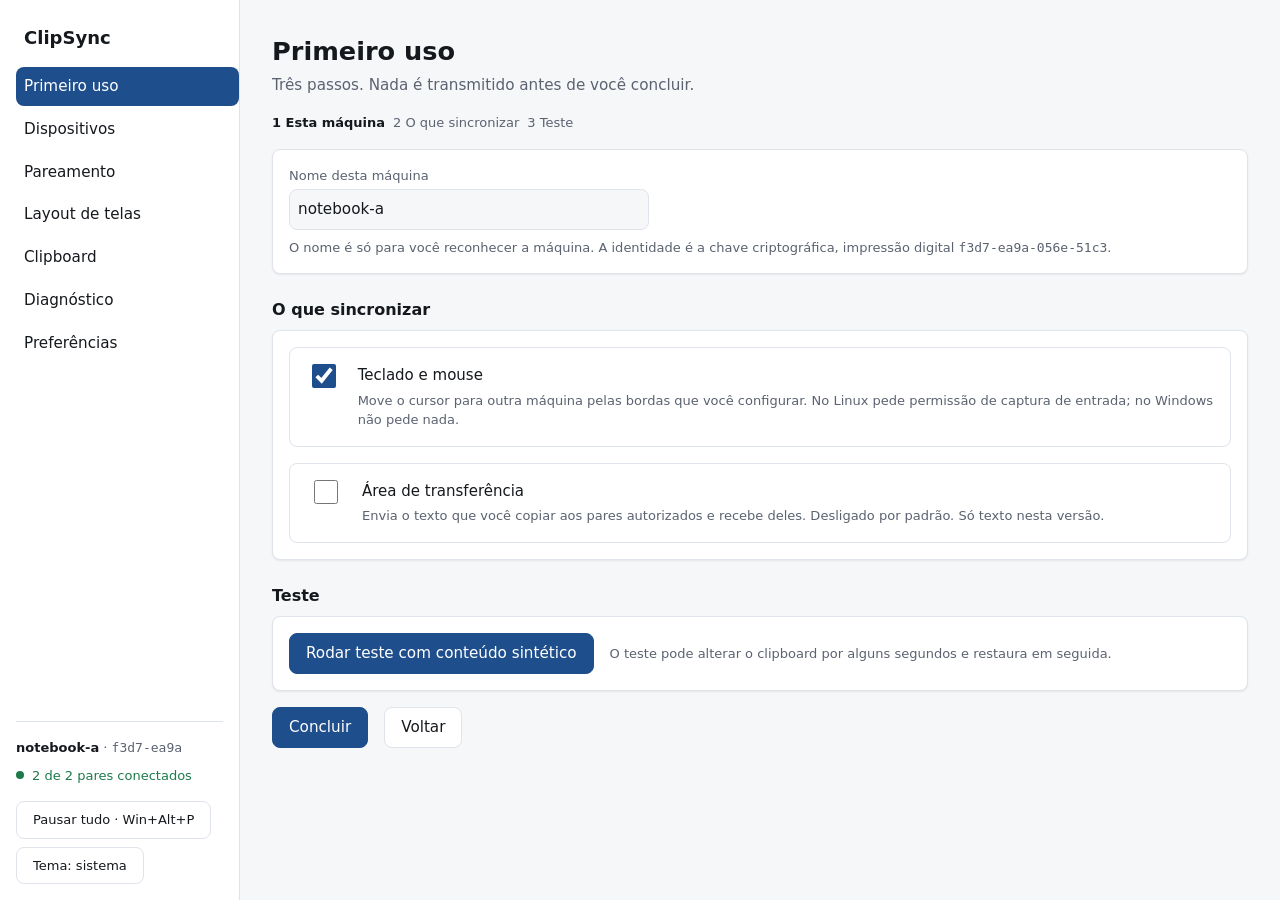
<file: docs/telas/index.html>
<!doctype html>
<html lang="pt-BR">
<head>
<meta charset="utf-8">
<meta name="viewport" content="width=device-width, initial-scale=1">
<title>ClipSync · protótipo das telas</title>
<meta name="description" content="Protótipo navegável das sete telas do ClipSync: onboarding, dispositivos, pareamento, layout de telas, clipboard, diagnóstico e preferências.">
<meta name="author" content="João Pedro · montesouza.dev">
<style>
:root{--bg:#f6f7f9;--panel:#ffffff;--text:#15181d;--muted:#5b6270;--line:#dfe3ea;--accent:#1f4e8c;--accent-text:#ffffff;--ok:#1d7a4a;--warn:#9a6700;--err:#b4232c;--radius:8px;--shadow:0 1px 2px rgba(20,24,32,.08);--mono:"Geist Mono","JetBrains Mono",ui-monospace,SFMono-Regular,Menlo,monospace;--sans:Inter,"Inter Variable",system-ui,-apple-system,"Segoe UI",Roboto,sans-serif;--head:Geist,"Plus Jakarta Sans",Inter,system-ui,sans-serif}
@media (prefers-color-scheme:dark){:root:not([data-theme="light"]){--bg:#111418;--panel:#181c22;--text:#e8ebf0;--muted:#9aa3b2;--line:#2a3039;--accent:#7fb0f0;--accent-text:#0c1a2b;--ok:#5cc48a;--warn:#e2b23a;--err:#f07178;--shadow:0 1px 2px rgba(0,0,0,.4)}}
:root[data-theme="dark"]{--bg:#111418;--panel:#181c22;--text:#e8ebf0;--muted:#9aa3b2;--line:#2a3039;--accent:#7fb0f0;--accent-text:#0c1a2b;--ok:#5cc48a;--warn:#e2b23a;--err:#f07178;--shadow:0 1px 2px rgba(0,0,0,.4)}
*{box-sizing:border-box}html,body{margin:0;height:100%}
body{background:var(--bg);color:var(--text);font-family:var(--sans);font-size:clamp(14px,.95rem,16px);line-height:1.5}
.app{display:grid;grid-template-columns:240px 1fr;min-height:100vh}
nav{background:var(--panel);border-right:1px solid var(--line);display:flex;flex-direction:column;padding:16px}
.brand{font-family:var(--head);font-weight:600;font-size:18px;padding:8px 8px 16px}
nav button.tab{all:unset;cursor:pointer;display:block;width:100%;padding:8px;border-radius:var(--radius);margin-bottom:4px}
nav button.tab:hover{background:var(--bg)}nav button.tab[aria-current="page"]{background:var(--accent);color:var(--accent-text)}
nav button:focus-visible,button:focus-visible,input:focus-visible,select:focus-visible{outline:2px solid var(--accent);outline-offset:2px}
.navfoot{margin-top:auto;font-size:13px;color:var(--muted);border-top:1px solid var(--line);padding-top:16px}
.navfoot b{color:var(--text);font-weight:600}
main{padding:clamp(16px,3vw,32px);max-width:1040px}
h1{font-family:var(--head);font-size:clamp(22px,2vw,28px);margin:0 0 4px;font-weight:600}
h2{font-family:var(--head);font-size:16px;margin:24px 0 8px;font-weight:600}
.lead{color:var(--muted);margin:0 0 16px}
.card{background:var(--panel);border:1px solid var(--line);border-radius:var(--radius);box-shadow:var(--shadow);padding:16px;margin-bottom:16px}
.row{display:flex;gap:16px;flex-wrap:wrap;align-items:center}
.btn{font:inherit;border:1px solid var(--line);background:var(--panel);color:var(--text);padding:8px 16px;border-radius:var(--radius);cursor:pointer}
.btn.primary{background:var(--accent);color:var(--accent-text);border-color:var(--accent)}
.btn.danger{color:var(--err);border-color:var(--err)}
.btn[disabled]{opacity:.5;cursor:default}
label{display:block;font-size:13px;color:var(--muted);margin-bottom:4px}
input[type=text],select{font:inherit;width:100%;max-width:360px;padding:8px;border:1px solid var(--line);border-radius:var(--radius);background:var(--bg);color:var(--text)}
.mono{font-family:var(--mono);font-variant-numeric:tabular-nums}
.code{font-family:var(--mono);font-size:clamp(32px,4vw,48px);letter-spacing:.08em;text-align:center;padding:16px;border:1px dashed var(--line);border-radius:var(--radius)}
table{width:100%;border-collapse:collapse;font-size:14px}th,td{text-align:left;padding:8px;border-bottom:1px solid var(--line);vertical-align:top}th{color:var(--muted);font-weight:500}
td.num,th.num{font-family:var(--mono);font-variant-numeric:tabular-nums}
.state{display:inline-flex;align-items:center;gap:8px;font-size:13px}
.state::before{content:"";width:8px;height:8px;border-radius:50%;background:currentColor}
.ok{color:var(--ok)}.warn{color:var(--warn)}.err{color:var(--err)}.muted{color:var(--muted)}
.switch{display:flex;align-items:flex-start;gap:16px;padding:16px;border:1px solid var(--line);border-radius:var(--radius)}
.switch input{width:40px;height:24px;margin:0;accent-color:var(--accent)}
.steps{display:flex;gap:8px;margin-bottom:16px;font-size:13px;color:var(--muted)}.steps span[aria-current]{color:var(--text);font-weight:600}
.canvas{position:relative;height:360px;border:1px solid var(--line);border-radius:var(--radius);background:var(--bg) radial-gradient(circle,var(--line) 1px,transparent 1.5px) 0 0/16px 16px;overflow:hidden}
.mon{position:absolute;border:2px solid var(--line);border-radius:4px;background:var(--panel);font-size:12px;padding:4px 8px;font-family:var(--mono)}
.mon.sel{border-color:var(--accent)}.seg{position:absolute;background:var(--accent);width:4px;border-radius:2px}
.link{position:absolute;height:2px;background:var(--accent);opacity:.6}
.kv{display:grid;grid-template-columns:180px 1fr;gap:8px 16px;font-size:14px}.kv dt{color:var(--muted)}.kv dd{margin:0}
.inbox-item{display:grid;grid-template-columns:1fr auto;gap:8px;padding:8px 0;border-bottom:1px solid var(--line)}
details summary{cursor:pointer;color:var(--accent)}
.empty{padding:32px;text-align:center;color:var(--muted);border:1px dashed var(--line);border-radius:var(--radius)}
.view{display:none}.view[data-active]{display:block}
footer{margin-top:32px;font-size:13px;color:var(--muted)}
@media (max-width:760px){.app{grid-template-columns:1fr}nav{border-right:0;border-bottom:1px solid var(--line)}}
</style>
</head>
<body>
<div class="app">
<nav aria-label="Seções">
  <div class="brand">ClipSync</div>
  <button class="tab" data-view="onboarding" aria-current="page">Primeiro uso</button>
  <button class="tab" data-view="dispositivos">Dispositivos</button>
  <button class="tab" data-view="pareamento">Pareamento</button>
  <button class="tab" data-view="layout">Layout de telas</button>
  <button class="tab" data-view="clipboard">Clipboard</button>
  <button class="tab" data-view="diagnostico">Diagnóstico</button>
  <button class="tab" data-view="preferencias">Preferências</button>
  <div class="navfoot">
    <div><b>notebook-a</b> · <span class="mono">f3d7-ea9a</span></div>
    <div class="state ok" style="margin-top:8px">2 de 2 pares conectados</div>
    <div style="margin-top:16px"><button class="btn" id="pausa" aria-pressed="false">Pausar tudo · Win+Alt+P</button></div>
    <div style="margin-top:8px"><button class="btn" id="tema">Tema: sistema</button></div>
  </div>
</nav>
<main>

<section class="view" id="onboarding" data-active>
  <h1>Primeiro uso</h1>
  <p class="lead">Três passos. Nada é transmitido antes de você concluir.</p>
  <div class="steps"><span aria-current="step">1 Esta máquina</span><span>2 O que sincronizar</span><span>3 Teste</span></div>
  <div class="card">
    <label for="nome">Nome desta máquina</label>
    <input type="text" id="nome" value="notebook-a">
    <p class="muted" style="font-size:13px;margin:8px 0 0">O nome é só para você reconhecer a máquina. A identidade é a chave criptográfica, impressão digital <span class="mono">f3d7-ea9a-056e-51c3</span>.</p>
  </div>
  <h2>O que sincronizar</h2>
  <div class="card" style="display:grid;gap:16px">
    <div class="switch"><input type="checkbox" checked id="m-input" aria-describedby="d-input"><div><label for="m-input" style="color:var(--text);font-size:15px">Teclado e mouse</label><div id="d-input" class="muted" style="font-size:13px">Move o cursor para outra máquina pelas bordas que você configurar. No Linux pede permissão de captura de entrada; no Windows não pede nada.</div></div></div>
    <div class="switch"><input type="checkbox" id="m-clip" aria-describedby="d-clip"><div><label for="m-clip" style="color:var(--text);font-size:15px">Área de transferência</label><div id="d-clip" class="muted" style="font-size:13px">Envia o texto que você copiar aos pares autorizados e recebe deles. Desligado por padrão. Só texto nesta versão.</div></div></div>
  </div>
  <h2>Teste</h2>
  <div class="card row"><button class="btn primary">Rodar teste com conteúdo sintético</button><span class="muted" style="font-size:13px">O teste pode alterar o clipboard por alguns segundos e restaura em seguida.</span></div>
  <div class="row"><button class="btn primary">Concluir</button><button class="btn">Voltar</button></div>
</section>

<section class="view" id="dispositivos">
  <h1>Dispositivos</h1>
  <p class="lead">Quem pode enviar, quem pode receber e quem pode controlar esta máquina.</p>
  <div class="row" style="margin-bottom:16px"><button class="btn primary">Parear novo dispositivo</button></div>
  <div class="card" style="padding:0">
  <table>
    <thead><tr><th>Nome</th><th>Estado</th><th>Endereço</th><th>Clipboard</th><th>Controle</th><th>Última atividade</th></tr></thead>
    <tbody>
      <tr><td><b>pc-pessoal</b><div class="mono muted" style="font-size:12px">aa31-537a</div></td><td><span class="state ok">conectado</span></td><td class="num">192.168.115.30:47800</td><td>envia e recebe</td><td>controla esta máquina</td><td class="num">há 2 min</td></tr>
      <tr><td><b>pc-de-casa</b><div class="mono muted" style="font-size:12px">1bc6-7a55</div></td><td><span class="state warn">offline</span></td><td class="num">192.168.115.41:47800</td><td>só recebe</td><td>não</td><td class="num">ontem, 22:14</td></tr>
      <tr><td><b>notebook-antigo</b><div class="mono muted" style="font-size:12px">817a-ab9c</div></td><td><span class="state err">bloqueado: chave mudou</span></td><td class="num">192.168.115.55:47800</td><td>pausado</td><td>não</td><td class="num">12 out</td></tr>
    </tbody>
  </table>
  </div>
  <h2>pc-pessoal</h2>
  <div class="card">
    <div class="kv"><dt>Permissões que esta máquina concede</dt><dd>
      <div class="row"><label style="margin:0"><input type="checkbox" checked> pode me enviar clipboard</label><label style="margin:0"><input type="checkbox" checked> pode receber meu clipboard</label><label style="margin:0"><input type="checkbox" checked> pode controlar meu teclado e mouse</label></div>
      <p class="muted" style="font-size:13px;margin:8px 0 0">Conceder controle é confiança total: esse dispositivo pode digitar e clicar qualquer coisa aqui enquanto estiver autorizado.</p></dd></div>
    <div class="row" style="margin-top:16px"><button class="btn">Pausar este par</button><button class="btn">Reparear</button><button class="btn danger">Revogar</button></div>
  </div>
</section>

<section class="view" id="pareamento">
  <h1>Pareamento</h1>
  <p class="lead">Confirme o mesmo código nas duas máquinas. O código vem da conexão, não da rede.</p>
  <div class="card">
    <div class="row" style="margin-bottom:16px"><button class="btn primary" aria-pressed="true">Aceitar pareamento</button><button class="btn">Conectar a outra máquina</button></div>
    <div class="kv"><dt>Endereço desta máquina</dt><dd class="mono">192.168.115.12:47900</dd><dt>Tempo restante</dt><dd class="mono">1:42</dd></div>
    <div style="margin:16px 0 8px">Par: <b>pc-pessoal</b> · <span class="mono">aa31-537a-d810-b104</span> · módulos: clipboard, input</div>
    <div class="code">241 015</div>
    <p style="margin:16px 0 8px">Confirme que a outra máquina mostra o mesmo código.</p>
    <div class="row"><button class="btn primary">São iguais</button><button class="btn danger">São diferentes, cancelar</button></div>
  </div>
  <h2>Permissões iniciais</h2>
  <div class="card">
    <div class="row"><label style="margin:0"><input type="checkbox" checked> recebe clipboard</label><label style="margin:0"><input type="checkbox" checked> envia clipboard</label><label style="margin:0"><input type="checkbox"> pode me controlar</label></div>
    <div class="row" style="margin-top:16px"><button class="btn primary">Concluir</button></div>
  </div>
</section>

<section class="view" id="layout">
  <h1>Layout de telas</h1>
  <p class="lead">Ligue um trecho de borda de um monitor à borda de um monitor de outra máquina. Bordas entre monitores da mesma máquina não cruzam.</p>
  <div class="canvas" aria-label="Monitores em escala sobre malha de 16 px; arrastar encaixa na malha">
    <div class="mon" style="left:32px;top:64px;width:240px;height:136px">pc-pessoal · DP-1<br>2560×1440</div>
    <div class="mon sel" style="left:288px;top:64px;width:240px;height:136px">pc-pessoal · HDMI-1<br>1920×1080</div>
    <div class="seg" style="left:526px;top:132px;height:68px" aria-label="segmento selecionado: metade inferior da borda direita"></div>
    <div class="link" style="left:530px;top:164px;width:110px"></div>
    <div class="mon" style="left:640px;top:144px;width:192px;height:112px">notebook-a · eDP-1<br>1920×1080</div>
    <div class="mon" style="left:32px;top:256px;width:192px;height:80px;border-style:dashed">pc-de-casa · offline<br>1920×1080</div>
    <p class="muted" style="position:absolute;left:16px;bottom:8px;margin:0;font-size:12px">Malha de 16 px: ao arrastar, o dispositivo encaixa no ponto mais próximo.</p>
  </div>
  <div class="card" style="margin-top:16px">
    <div class="kv">
      <dt>Segmento selecionado</dt><dd>pc-pessoal · HDMI-1 · borda direita · de 50% a 100%</dd>
      <dt>Destino</dt><dd><select><option>notebook-a · eDP-1 · borda esquerda</option><option>pc-de-casa · eDP-1 · borda esquerda</option></select></dd>
      <dt>Atalho direto</dt><dd class="mono">Win+Alt+2</dd>
    </div>
    <div class="row" style="margin-top:16px"><button class="btn primary">Salvar ligação</button><button class="btn danger">Remover</button></div>
  </div>
  <div class="card">
    <h2 style="margin-top:0">Ligações</h2>
    <table><thead><tr><th>De</th><th>Para</th><th>Atalho</th><th></th></tr></thead><tbody>
      <tr><td>pc-pessoal · HDMI-1 · direita 50–100%</td><td>notebook-a · eDP-1 · esquerda</td><td class="num">Win+Alt+2</td><td><button class="btn">Remover</button></td></tr>
    </tbody></table>
    <div class="row" style="margin-top:16px"><label style="margin:0"><input type="checkbox" checked> cantos mortos (8 px)</label><label style="margin:0"><input type="checkbox"> travar nesta tela · Win+Alt+L</label><button class="btn">Copiar layout para os pares</button></div>
  </div>
</section>

<section class="view" id="clipboard">
  <h1>Clipboard</h1>
  <p class="lead">Texto copiado aqui vai aos pares autorizados. O que chega fica na caixa até você decidir.</p>
  <div class="card">
    <div class="kv">
      <dt>Módulo</dt><dd><span class="state ok">ligado</span> · adaptador <span class="mono">x11-xfixes</span> via XWayland · plataforma: validada para texto</dd>
      <dt>Modo</dt><dd><select><option>automático: aplica e registra na caixa</option><option>manual: só caixa</option><option>com confirmação</option></select></dd>
      <dt>Interruptores</dt><dd class="row"><label style="margin:0"><input type="checkbox"> pausar captura</label><label style="margin:0"><input type="checkbox"> modo privado (nada entra nem sai)</label></dd>
    </div>
  </div>
  <h2>Caixa de recebidos</h2>
  <div class="card">
    <div class="inbox-item"><div><b>pc-pessoal</b> · <span class="num">15:40:37</span> · texto · <span class="num">10 bytes</span> · <span class="state ok">aplicado</span><details><summary>Mostrar prévia</summary><div class="mono" style="margin-top:8px">olá ção</div></details></div><div class="row"><button class="btn">Copiar</button><button class="btn">Descartar</button></div></div>
    <div class="inbox-item"><div><b>pc-de-casa</b> · <span class="num">15:12:03</span> · texto · <span class="num">2,1 KiB</span> · <span class="state warn">recusado: pausado</span></div><div class="row"><button class="btn" disabled>Copiar</button><button class="btn">Descartar</button></div></div>
    <p class="muted" style="font-size:13px;margin:16px 0 0">Itens expiram em 10 minutos e não são gravados em disco nesta versão.</p>
  </div>
</section>

<section class="view" id="diagnostico">
  <h1>Diagnóstico</h1>
  <p class="lead">O que o sistema oferece, o que o ClipSync está usando e por que algo foi bloqueado.</p>
  <div class="card"><h2 style="margin-top:0">Sistema</h2><div class="kv">
    <dt>Sistema operacional</dt><dd>Ubuntu 26.04.1 LTS · GNOME 50.1 · Wayland</dd>
    <dt>XWayland</dt><dd><span class="state ok">DISPLAY=:0, servidor X11 respondendo</span></dd>
    <dt>Portais</dt><dd>InputCapture v1 · RemoteDesktop v2 · teclado, ponteiro, touchscreen</dd>
    <dt>Monitores</dt><dd class="mono">eDP-1 1920×1080 @ 0,0</dd>
  </div></div>
  <div class="card"><h2 style="margin-top:0">Adaptadores</h2><div class="kv">
    <dt>Clipboard</dt><dd><span class="state ok">x11-xfixes</span> · data-control ausente no compositor: observação pela ponte XWayland</dd>
    <dt>Captura</dt><dd><span class="state ok">portal-inputcapture</span> · 1 diálogo por sessão</dd>
    <dt>Emulação</dt><dd><span class="state ok">portal-remotedesktop</span> · token salvo, sem novo diálogo</dd>
  </div></div>
  <div class="card"><h2 style="margin-top:0">Conflitos</h2>
    <div class="state warn">Input Leap em execução (Flatpak, cliente de 192.168.115.30): os dois podem disputar teclado e mouse. Pause um deles.</div>
    <div class="state ok" style="margin-top:8px">Barrier não detectado</div>
  </div>
  <div class="card"><h2 style="margin-top:0">Rede e últimos bloqueios</h2>
    <table><thead><tr><th>Par</th><th>RTT</th><th>Entrada p95</th><th>Último bloqueio</th></tr></thead><tbody>
      <tr><td>pc-pessoal</td><td class="num">1,2 ms</td><td class="num">0,4 ms</td><td class="muted">nenhum</td></tr>
      <tr><td>pc-de-casa</td><td class="num">—</td><td class="num">—</td><td>15:12 · oferta recusada: pausado</td></tr>
    </tbody></table>
    <div class="row" style="margin-top:16px"><button class="btn">Exportar pacote de suporte</button><span class="muted" style="font-size:13px">Mostra o que vai no pacote antes de gerar; sem conteúdo de clipboard, teclas ou chaves.</span></div>
  </div>
</section>

<section class="view" id="preferencias">
  <h1>Preferências</h1>
  <p class="lead">Atalhos, inicialização, notificações e aparência.</p>
  <div class="card"><h2 style="margin-top:0">Atalhos</h2><table><tbody>
    <tr><td>Abrir o ClipSync</td><td class="num">Win+Alt+C</td><td><button class="btn">Alterar</button></td></tr>
    <tr><td>Pausar tudo</td><td class="num">Win+Alt+P</td><td><button class="btn">Alterar</button></td></tr>
    <tr><td>Enviar clipboard uma vez</td><td class="num">Win+Alt+V</td><td><button class="btn">Alterar</button></td></tr>
    <tr><td>Travar nesta tela</td><td class="num">Scroll Lock</td><td><button class="btn">Alterar</button></td></tr>
  </tbody></table></div>
  <div class="card"><h2 style="margin-top:0">Inicialização</h2><label style="margin:0;color:var(--text)"><input type="checkbox"> iniciar o agente com a sessão (pede confirmação uma vez)</label></div>
  <div class="card"><h2 style="margin-top:0">Notificações</h2>
    <label style="margin:0 0 8px;color:var(--text)"><input type="checkbox" checked> item recebido (mostra só a origem, nunca o conteúdo)</label>
    <label style="margin:0 0 8px;color:var(--text)"><input type="checkbox" checked> dispositivo conectou ou desconectou</label>
    <label style="margin:0;color:var(--text)"><input type="checkbox"> bloqueio por política</label>
  </div>
  <div class="card"><h2 style="margin-top:0">Aparência e idioma</h2><div class="row">
    <div><label for="tema-sel">Tema</label><select id="tema-sel"><option>sistema</option><option>claro</option><option>escuro</option></select></div>
    <div><label for="idioma">Idioma</label><select id="idioma"><option>português (Brasil)</option><option>English</option></select></div>
    <label style="margin:0;color:var(--text)"><input type="checkbox"> reduzir movimento</label>
  </div></div>
  <footer>ClipSync 0.1 · MVP de 2026-10-27 · licença a definir · feito por montesouza.dev</footer>
</section>

</main>
</div>
<script>
(function(){
  var tabs=document.querySelectorAll('nav .tab'),views=document.querySelectorAll('.view');
  function show(id){views.forEach(function(v){if(v.id===id)v.setAttribute('data-active','');else v.removeAttribute('data-active')});tabs.forEach(function(t){if(t.dataset.view===id)t.setAttribute('aria-current','page');else t.removeAttribute('aria-current')});try{localStorage.setItem('clipsync-view',id)}catch(e){}}
  tabs.forEach(function(t){t.addEventListener('click',function(){show(t.dataset.view)})});
  var saved=null;try{saved=localStorage.getItem('clipsync-view')}catch(e){}
  if(saved&&document.getElementById(saved))show(saved);
  var p=document.getElementById('pausa');p.addEventListener('click',function(){var on=p.getAttribute('aria-pressed')==='true';p.setAttribute('aria-pressed',String(!on));p.textContent=(!on?'Retomar · Win+Alt+P':'Pausar tudo · Win+Alt+P')});
  var t=document.getElementById('tema'),modes=['sistema','claro','escuro'],i=0;
  t.addEventListener('click',function(){i=(i+1)%3;var m=modes[i];t.textContent='Tema: '+m;var r=document.documentElement;if(m==='claro')r.setAttribute('data-theme','light');else if(m==='escuro')r.setAttribute('data-theme','dark');else r.removeAttribute('data-theme')});
})();
</script>
</body>
</html>
</file>
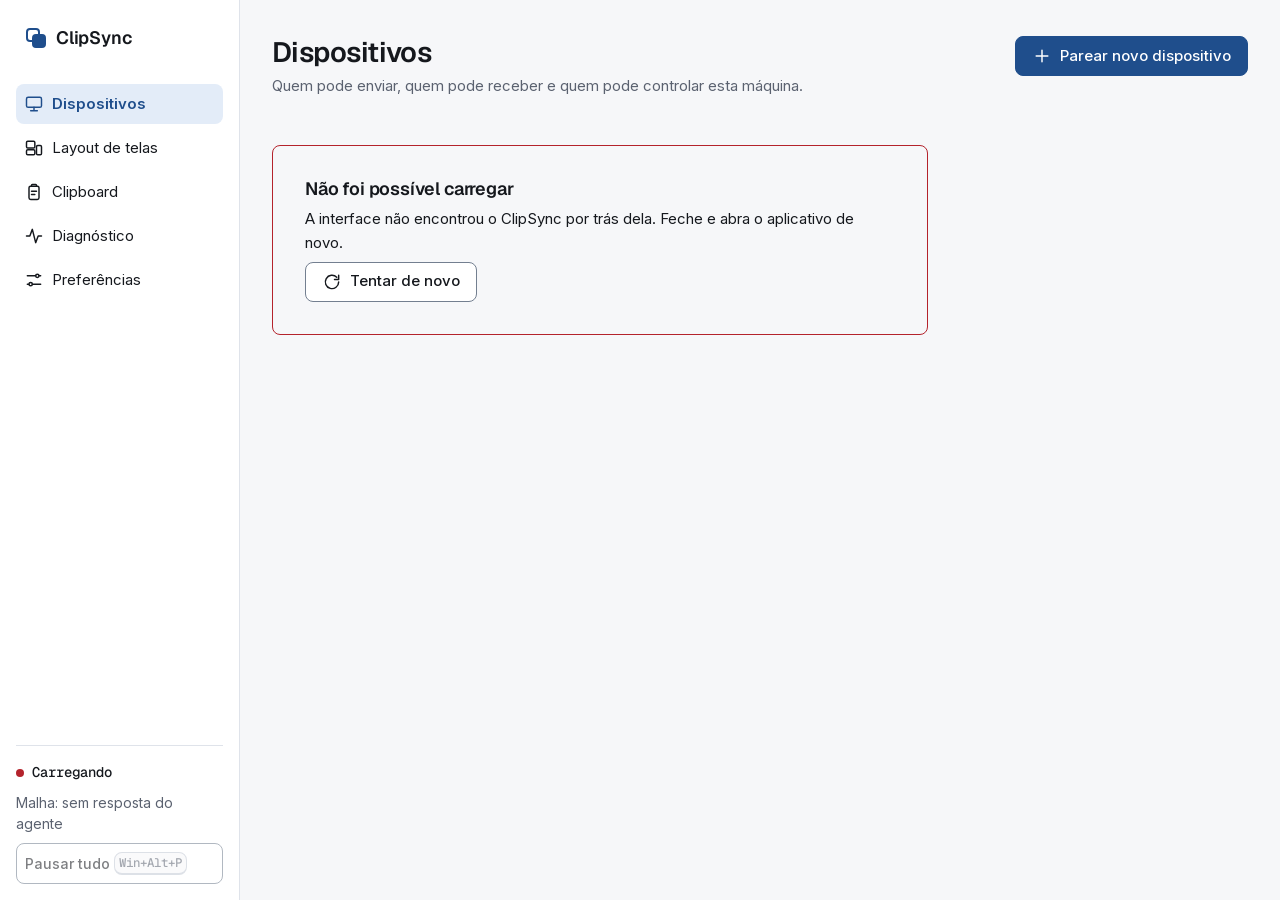
<file: crates/clipsync-app/ui/index.html>
<!doctype html>
<html lang="pt-BR">
<head>
<meta charset="utf-8">
<meta name="viewport" content="width=device-width, initial-scale=1">
<title>ClipSync</title>
<meta name="description" content="ClipSync: teclado, mouse e área de transferência compartilhados entre os seus computadores.">
<meta name="author" content="João Pedro · montesouza.dev">
<meta name="color-scheme" content="light dark">
<link rel="icon" href="data:image/svg+xml,%3Csvg xmlns='http://www.w3.org/2000/svg' viewBox='0 0 24 24' fill='none' stroke='%231f4e8c' stroke-width='2' stroke-linejoin='round'%3E%3Crect x='3' y='3' width='12' height='12' rx='3'/%3E%3Crect x='9' y='9' width='12' height='12' rx='3' fill='%231f4e8c'/%3E%3C/svg%3E">
<script src="js/tema-inicial.js"></script>
<link rel="preload" href="fonts/InterVariable.woff2" as="font" type="font/woff2" crossorigin>
<link rel="preload" href="fonts/Geist-Variable.woff2" as="font" type="font/woff2" crossorigin>
<link rel="stylesheet" href="css/fonts.css">
<link rel="stylesheet" href="css/tokens.css">
<link rel="stylesheet" href="css/app.css">
<link rel="stylesheet" href="css/components.css">
<link rel="stylesheet" href="css/telas/onboarding.css">
<link rel="stylesheet" href="css/telas/dispositivos.css">
<link rel="stylesheet" href="css/telas/pareamento.css">
<link rel="stylesheet" href="css/telas/layout.css">
<link rel="stylesheet" href="css/telas/clipboard.css">
<link rel="stylesheet" href="css/telas/diagnostico.css">
<link rel="stylesheet" href="css/telas/preferencias.css">
</head>
<body>

<a class="pular" href="#conteudo">Ir para o conteúdo</a>

<div class="app" id="app" data-lateral="visivel">
  <aside class="lateral" id="lateral">
    <div class="marca">
      <svg viewBox="0 0 24 24" fill="none" stroke="currentColor" stroke-width="2" stroke-linejoin="round" aria-hidden="true"><rect x="3" y="3" width="12" height="12" rx="3"/><rect x="9" y="9" width="12" height="12" rx="3" fill="currentColor"/></svg>
      <div class="marca__texto">
        <span>ClipSync</span>
        <small class="mono" id="app-versao"></small>
      </div>
    </div>

    <nav aria-label="Seções">
      <ul class="menu" id="menu">
        <li><a href="#/dispositivos" data-nav="dispositivos"><svg class="icone" aria-hidden="true"><use href="#i-dispositivos"/></svg>Dispositivos</a></li>
        <li><a href="#/layout" data-nav="layout"><svg class="icone" aria-hidden="true"><use href="#i-layout"/></svg>Layout de telas</a></li>
        <li><a href="#/clipboard" data-nav="clipboard"><svg class="icone" aria-hidden="true"><use href="#i-clipboard"/></svg>Clipboard</a></li>
        <li><a href="#/diagnostico" data-nav="diagnostico"><svg class="icone" aria-hidden="true"><use href="#i-diagnostico"/></svg>Diagnóstico</a></li>
        <li><a href="#/preferencias" data-nav="preferencias"><svg class="icone" aria-hidden="true"><use href="#i-preferencias"/></svg>Preferências</a></li>
      </ul>
    </nav>

    <div class="estado-lateral" role="region" aria-label="Estado da malha">
      <p class="estado-lateral__maquina">
        <span class="ponto" id="maquina-ponto" data-estado="neutro" aria-hidden="true"></span>
        <strong class="mono" id="maquina-nome">Carregando</strong>
      </p>
      <p class="nota" id="malha" role="status"><span class="esqueleto"></span></p>
      <button class="btn btn--secundario btn--bloco" id="pausar" type="button" disabled>
        <span class="btn__rotulo" id="pausar-rotulo">Pausar tudo</span>
        <kbd>Win+Alt+P</kbd>
      </button>
    </div>
  </aside>

  <main class="conteudo" id="conteudo" tabindex="-1">
    <div class="aviso-agente" id="aviso-agente" hidden></div>
    <div id="tela"></div>
  </main>
</div>

<noscript>O ClipSync precisa de JavaScript ligado para mostrar a interface.</noscript>
<script type="module" src="js/app.js"></script>
</body>
</html>
</file>
<file: crates/clipsync-app/ui/css/fonts.css>
/* Fontes locais, variáveis, em woff2. Licenças em ../fonts/OFL-*.txt. */

@font-face {
  font-family: "Inter Variable";
  src: url("../fonts/InterVariable.woff2") format("woff2");
  font-weight: 100 900;
  font-style: normal;
  font-display: swap;
}

@font-face {
  font-family: "Geist";
  src: url("../fonts/Geist-Variable.woff2") format("woff2");
  font-weight: 100 900;
  font-style: normal;
  font-display: swap;
}

@font-face {
  font-family: "Geist Mono";
  src: url("../fonts/GeistMono-Variable.woff2") format("woff2");
  font-weight: 100 900;
  font-style: normal;
  font-display: swap;
}
</file>
<file: crates/clipsync-app/ui/css/tokens.css>
/* Tokens do ClipSync. Escala de 8 pt, um raio, uma elevação. */

:root {
  color-scheme: light;

  --bg: #f6f7f9;
  --panel: #ffffff;
  --panel-hover: #eef1f5;
  --text: #15181d;
  --muted: #5b6270;
  --line: #dfe3ea;
  --line-strong: #c3c9d4;
  --control-border: #737f90;

  --accent: #1f4e8c;
  --accent-hover: #1a427a;
  --accent-text: #ffffff;
  --accent-soft: #e3ecf8;

  --ok: #1d7a4a;
  --ok-soft: #e1f3e8;
  --warn: #8a5b00;
  --warn-soft: #fbf0d4;
  --err: #b4232c;
  --err-soft: #fbe5e6;
  --err-text: #ffffff;

  --focus: #1f4e8c;
  --overlay: rgba(14, 18, 26, 0.48);
  --elev: 0 1px 2px rgba(20, 24, 32, 0.08), 0 4px 12px rgba(20, 24, 32, 0.06);

  --s-1: 4px;
  --s-2: 8px;
  --s-3: 16px;
  --s-4: 24px;
  --s-5: 32px;
  --s-6: 40px;
  --s-7: 48px;
  --raio: 8px;

  --lateral: 240px;
  --gutter: clamp(16px, 3vw, 32px);
  --pad-y: clamp(24px, 4vh, 40px);

  --fs-xs: clamp(0.75rem, 0.74rem + 0.05vw, 0.8125rem);
  --fs-sm: clamp(0.8125rem, 0.8rem + 0.1vw, 0.875rem);
  --fs-md: clamp(0.875rem, 0.86rem + 0.15vw, 0.9375rem);
  --fs-lg: clamp(1rem, 0.96rem + 0.2vw, 1.125rem);
  --fs-xl: clamp(1.375rem, 1.2rem + 0.7vw, 1.75rem);
  --fs-codigo: clamp(2rem, 1.4rem + 2.4vw, 3rem);

  --font-sans: "Inter Variable", Inter, system-ui, -apple-system, "Segoe UI", Roboto, sans-serif;
  --font-head: Geist, "Inter Variable", Inter, system-ui, sans-serif;
  --font-mono: "Geist Mono", ui-monospace, SFMono-Regular, Menlo, Consolas, monospace;

  --dur: 160ms;
  --ease: cubic-bezier(0.2, 0, 0, 1);
}

@media (prefers-color-scheme: dark) {
  :root:not([data-theme="light"]) {
    color-scheme: dark;

    --bg: #111418;
    --panel: #181c22;
    --panel-hover: #212630;
    --text: #e8ebf0;
    --muted: #9aa3b2;
    --line: #2a3039;
    --line-strong: #3a4250;
  --control-border: #758196;

    --accent: #7fb0f0;
    --accent-hover: #98c0f4;
    --accent-text: #0c1a2b;
    --accent-soft: #1c2b40;

    --ok: #5cc48a;
    --ok-soft: #16301f;
    --warn: #e2b23a;
    --warn-soft: #33290f;
    --err: #f07178;
    --err-soft: #3a1b1e;
    --err-text: #2a0a0c;

    --focus: #98c0f4;
    --overlay: rgba(0, 0, 0, 0.6);
    --elev: 0 1px 2px rgba(0, 0, 0, 0.5), 0 4px 12px rgba(0, 0, 0, 0.35);
  }
}

:root[data-theme="dark"] {
  color-scheme: dark;

  --bg: #111418;
  --panel: #181c22;
  --panel-hover: #212630;
  --text: #e8ebf0;
  --muted: #9aa3b2;
  --line: #2a3039;
  --line-strong: #3a4250;
  --control-border: #758196;

  --accent: #7fb0f0;
  --accent-hover: #98c0f4;
  --accent-text: #0c1a2b;
  --accent-soft: #1c2b40;

  --ok: #5cc48a;
  --ok-soft: #16301f;
  --warn: #e2b23a;
  --warn-soft: #33290f;
  --err: #f07178;
  --err-soft: #3a1b1e;
  --err-text: #2a0a0c;

  --focus: #98c0f4;
  --overlay: rgba(0, 0, 0, 0.6);
  --elev: 0 1px 2px rgba(0, 0, 0, 0.5), 0 4px 12px rgba(0, 0, 0, 0.35);
}
</file>
<file: crates/clipsync-app/ui/css/app.css>
/* Estrutura da janela: barra lateral, conteúdo e utilitários globais. */

*,
*::before,
*::after {
  box-sizing: border-box;
}

html,
body {
  margin: 0;
  height: 100%;
}

body {
  background: var(--bg);
  color: var(--text);
  font-family: var(--font-sans);
  font-size: var(--fs-md);
  line-height: 1.55;
  -webkit-font-smoothing: antialiased;
}

h1,
h2,
h3 {
  font-family: var(--font-head);
  line-height: 1.2;
  margin: 0;
}

h1 {
  font-size: var(--fs-xl);
  font-weight: 600;
  letter-spacing: -0.02em;
}

h2 {
  font-size: var(--fs-lg);
  font-weight: 600;
  letter-spacing: -0.01em;
}

p {
  margin: 0;
}

:focus-visible {
  outline: 2px solid var(--focus);
  outline-offset: 2px;
}

h1:focus {
  outline: none;
}

.mono {
  font-family: var(--font-mono);
  font-variant-numeric: tabular-nums;
}

.num {
  font-variant-numeric: tabular-nums;
}

.muted {
  color: var(--muted);
}

.so-leitor {
  position: absolute;
  top: 0;
  left: 0;
  clip-path: inset(50%);
  width: 1px;
  height: 1px;
  margin: -1px;
  padding: 0;
  overflow: hidden;
  clip: rect(0 0 0 0);
  white-space: nowrap;
  border: 0;
}

.pular {
  position: absolute;
  left: var(--s-3);
  top: -64px;
  z-index: 100;
  padding: var(--s-2) var(--s-3);
  background: var(--accent);
  color: var(--accent-text);
  border-radius: var(--raio);
  text-decoration: none;
}

.pular:focus {
  top: var(--s-2);
}

.icone {
  width: 20px;
  height: 20px;
  flex: none;
  fill: none;
  stroke: currentColor;
  stroke-width: 1.75;
  stroke-linecap: round;
  stroke-linejoin: round;
}

/* Janela */

.app {
  display: grid;
  grid-template-columns: var(--lateral) minmax(0, 1fr);
  height: 100dvh;
  min-width: 0;
}

.app[data-lateral="oculta"] {
  grid-template-columns: minmax(0, 1fr);
}

.app[data-lateral="oculta"] .lateral {
  display: none;
}

.lateral {
  display: flex;
  flex-direction: column;
  gap: var(--s-4);
  padding: var(--s-3);
  background: var(--panel);
  border-right: 1px solid var(--line);
  overflow-y: auto;
}

.marca {
  display: flex;
  align-items: center;
  gap: var(--s-2);
  padding: var(--s-2);
  font-family: var(--font-head);
  font-size: var(--fs-lg);
  font-weight: 600;
  letter-spacing: -0.01em;
}

.marca svg {
  width: 24px;
  height: 24px;
  color: var(--accent);
}

.marca__texto {
  display: flex;
  flex-direction: column;
}

.marca__texto small {
  color: var(--muted);
  font-size: var(--fs-xs);
  font-weight: 400;
  letter-spacing: 0;
  line-height: 1.3;
}

.menu {
  display: flex;
  flex-direction: column;
  gap: var(--s-1);
  margin: 0;
  padding: 0;
  list-style: none;
}

.menu a {
  display: flex;
  align-items: center;
  gap: var(--s-2);
  min-height: 40px;
  padding: var(--s-2) var(--s-2);
  border-radius: var(--raio);
  color: var(--text);
  text-decoration: none;
  transition: background var(--dur) var(--ease);
}

.menu a:hover {
  background: var(--panel-hover);
}

.menu a[aria-current="page"] {
  background: var(--accent-soft);
  color: var(--accent);
  font-weight: 600;
}

.estado-lateral {
  display: flex;
  flex-direction: column;
  gap: var(--s-2);
  margin-top: auto;
  padding-top: var(--s-3);
  border-top: 1px solid var(--line);
  font-size: var(--fs-sm);
}

.estado-lateral__maquina {
  display: flex;
  align-items: center;
  gap: var(--s-2);
  overflow-wrap: anywhere;
}

.estado-lateral__maquina strong {
  font-weight: 500;
}

.estado-lateral .esqueleto {
  width: 128px;
}

/* Ponto de estado: o texto ao lado diz o mesmo, a cor só reforça */

.ponto {
  flex: none;
  width: 8px;
  height: 8px;
  border-radius: 50%;
  background: var(--muted);
}

.ponto[data-estado="ok"] {
  background: var(--ok);
}

.ponto[data-estado="aviso"] {
  background: var(--warn);
}

.ponto[data-estado="erro"] {
  background: var(--err);
}

/* "Pausar tudo" e a tecla de atalho na mesma linha; a tecla desce se não couber */

.estado-lateral .btn {
  flex-wrap: wrap;
  justify-content: flex-start;
  gap: var(--s-1);
  min-height: 36px;
  padding-inline: var(--s-2);
  font-size: var(--fs-sm);
  text-align: left;
}

.estado-lateral .btn__rotulo {
  white-space: normal;
}

/* Conteúdo */

.conteudo {
  container: conteudo / inline-size;
  min-width: 0;
  overflow-y: auto;
  padding: var(--pad-y) var(--gutter);
}

.pagina {
  display: flex;
  flex-direction: column;
  gap: var(--s-4);
  max-width: 1040px;
  margin: 0 auto;
}

.app[data-lateral="oculta"] .pagina {
  max-width: 720px;
  width: 100%;
  margin: auto;
}

/* Sem barra lateral (onboarding), o cartão fica centrado na janela; se passar da altura, a janela rola */

.app[data-lateral="oculta"] .conteudo {
  display: flex;
  flex-direction: column;
}

.app[data-lateral="oculta"] #tela {
  display: flex;
  flex: 1 0 auto;
  flex-direction: column;
}

.cabecalho {
  display: flex;
  flex-wrap: wrap;
  align-items: flex-start;
  justify-content: space-between;
  gap: var(--s-3);
}

.cabecalho__texto {
  display: flex;
  flex-direction: column;
  gap: var(--s-1);
  min-width: min(100%, 320px);
  flex: 1 1 320px;
}

.cabecalho__texto p {
  color: var(--muted);
}

.cabecalho__acoes {
  display: flex;
  gap: var(--s-2);
  flex-wrap: wrap;
}

/* Janelas estreitas (a janela real começa em 960; abaixo disso só não quebra) */

@media (max-width: 840px) {
  :root {
    --lateral: 200px;
  }
}

@media (max-width: 640px) {
  .app {
    display: block;
    height: auto;
    min-height: 100dvh;
  }

  .lateral {
    padding: var(--s-2) var(--s-3);
    gap: var(--s-2);
    border-right: 0;
    border-bottom: 1px solid var(--line);
    overflow: visible;
  }

  .marca {
    padding: 0;
  }

  .menu {
    flex-direction: row;
    flex-wrap: wrap;
    gap: var(--s-1);
  }

  .menu a {
    padding-inline: var(--s-2);
    min-height: 36px;
  }

  .estado-lateral {
    display: grid;
    grid-template-columns: minmax(0, 1fr) auto;
    gap: var(--s-1) var(--s-2);
    margin: 0;
    padding-top: var(--s-2);
  }

  .estado-lateral .btn {
    grid-column: 1 / -1;
    width: auto;
    justify-self: start;
  }

  .conteudo {
    overflow: visible;
    padding-block: var(--s-3);
  }

  .cabecalho__acoes {
    width: 100%;
  }

  .cabecalho__acoes .btn {
    flex: 1 1 auto;
  }
}

@media (prefers-reduced-motion: reduce) {
  *,
  *::before,
  *::after {
    transition-duration: 0.01ms !important;
    animation-duration: 0.01ms !important;
    animation-iteration-count: 1 !important;
  }
}

:root[data-reduzir-movimento] *,
:root[data-reduzir-movimento] *::before,
:root[data-reduzir-movimento] *::after {
  transition-duration: 0.01ms !important;
  animation-duration: 0.01ms !important;
  animation-iteration-count: 1 !important;
}

/* Utilitários de composição */

/* Duas colunas: a principal e um painel lateral. Abaixo de ~1100 px de janela (780 px úteis no conteúdo) vira uma coluna.
   A largura do painel vem de --col-lado; .colunas--unica força uma coluna só (ex.: sem painel). */

.colunas {
  display: grid;
  grid-template-columns: minmax(0, 1fr);
  align-items: start;
  gap: var(--s-4);
}

@container conteudo (min-width: 780px) {
  .colunas:not(.colunas--unica) {
    grid-template-columns: minmax(0, 1fr) var(--col-lado, 288px);
  }
}

.pilha {
  display: flex;
  flex-direction: column;
  gap: var(--s-3);
}

.linha {
  display: flex;
  flex-wrap: wrap;
  align-items: center;
  gap: var(--s-2);
}

body > .conteudo {
  height: 100dvh;
}

[hidden] {
  display: none !important;
}

/* Blocos de tela compartilhados */

.kv {
  display: grid;
  grid-template-columns: minmax(88px, 30%) minmax(0, 1fr);
  gap: var(--s-2) var(--s-4);
  margin: 0;
}

.kv dt {
  color: var(--muted);
}

.kv dd {
  margin: 0;
  overflow-wrap: anywhere;
}

.nota {
  color: var(--muted);
  font-size: var(--fs-sm);
}

.area {
  min-width: 0;
}

.estado {
  display: flex;
  flex-direction: column;
  align-items: flex-start;
  gap: var(--s-2);
  padding: var(--s-5);
  border: 1px dashed var(--line-strong);
  border-radius: var(--raio);
}

.estado--erro {
  border-style: solid;
  border-color: var(--err);
}

.sprite {
  position: absolute;
  width: 0;
  height: 0;
  overflow: hidden;
}

h3 {
  font-size: var(--fs-md);
  font-weight: 600;
}

/* Aviso em linha: info | aviso | erro */

.aviso {
  display: flex;
  flex-wrap: wrap;
  align-items: center;
  gap: var(--s-2) var(--s-3);
  padding: var(--s-2) var(--s-3);
  border-radius: var(--raio);
  font-size: var(--fs-sm);
}

.aviso p {
  flex: 1 1 240px;
}

.aviso--info {
  background: var(--accent-soft);
  color: var(--text);
}

.aviso--aviso {
  background: var(--warn-soft);
  color: var(--text);
}

.aviso--erro {
  background: var(--err-soft);
  color: var(--text);
}

/* Faixa do agente parado ou com falha, acima de qualquer tela */

.aviso-agente {
  max-width: 1040px;
  margin: 0 auto var(--s-4);
}

.app[data-lateral="oculta"] .aviso-agente {
  width: 100%;
  max-width: 720px;
}

/* O texto de travessia usa grade: a base de 240 px dos parágrafos do aviso é horizontal. */
.travessia__texto {
  display: grid;
  gap: var(--s-2);
  width: 100%;
  min-width: 0;
  overflow-wrap: anywhere;
}

.travessia__texto > .btn {
  justify-self: start;
}

/* Região viva só para leitor de tela: fora do fluxo, para não contar como item de flex ou grade
   e abrir um vão de `gap` entre o cabeçalho e o primeiro bloco visível. */
.anunciador {
  position: absolute;
  height: 0;
  min-height: 0;
}

.area__conteudo {
  min-width: 0;
}

@container conteudo (max-width: 360px) {
  .kv {
    grid-template-columns: minmax(0, 1fr);
    gap: var(--s-1);
  }

  .kv dd + dt {
    margin-top: var(--s-2);
  }

  .estado {
    padding: var(--s-3);
  }
}
</file>
<file: crates/clipsync-app/ui/css/components.css>
/* Componentes. Cada bloco usa só os tokens de tokens.css. */

/* Botão: .btn--primario | --secundario | --perigo | --discreto */

.btn {
  max-width: 100%;
  overflow-wrap: anywhere;
  display: inline-flex;
  align-items: center;
  justify-content: center;
  gap: var(--s-2);
  min-height: 40px;
  padding: var(--s-2) var(--s-3);
  border: 1px solid var(--control-border);
  border-radius: var(--raio);
  background: var(--panel);
  color: var(--text);
  font: inherit;
  font-weight: 500;
  line-height: 1.25;
  text-align: center;
  cursor: pointer;
  transition: background var(--dur) var(--ease), border-color var(--dur) var(--ease);
}

.btn:hover:not(:disabled) {
  background: var(--panel-hover);
}

.btn--primario {
  background: var(--accent);
  border-color: var(--accent);
  color: var(--accent-text);
}

.btn--primario:hover:not(:disabled) {
  background: var(--accent-hover);
  border-color: var(--accent-hover);
}

.btn--perigo {
  background: transparent;
  border-color: var(--err);
  color: var(--err);
}

.dialogo .btn--perigo {
  background: var(--err);
  color: var(--err-text);
}

.btn--perigo:hover:not(:disabled) {
  background: var(--err-soft);
}

.dialogo .btn--perigo:hover:not(:disabled) {
  background: var(--err);
  filter: brightness(0.92);
}

.btn--discreto {
  background: transparent;
  border-color: transparent;
}

.btn--bloco {
  width: 100%;
}

.btn:disabled:not([aria-busy="true"]) {
  opacity: 0.55;
  cursor: not-allowed;
}

.btn[aria-busy="true"] {
  cursor: progress;
}

.btn[aria-busy="true"]::before {
  content: "";
  width: 16px;
  height: 16px;
  flex: none;
  border: 2px solid currentColor;
  border-right-color: transparent;
  border-radius: 50%;
  animation: girar 0.8s linear infinite;
}

.btn[aria-busy="true"] > .icone {
  display: none;
}

@keyframes girar {
  to {
    transform: rotate(360deg);
  }
}

/* O indicador de carregamento é feedback essencial: continua girando com movimento reduzido. */
@media (prefers-reduced-motion: reduce) {
  .btn[aria-busy="true"]::before {
    animation-duration: 1.6s !important;
    animation-iteration-count: infinite !important;
  }
}

/* Tecla de atalho */

kbd {
  display: inline-block;
  padding: 0 var(--s-1);
  border: 1px solid var(--line-strong);
  border-bottom-width: 2px;
  border-radius: var(--raio);
  background: var(--bg);
  color: var(--muted);
  font-family: var(--font-mono);
  font-size: var(--fs-xs);
  line-height: 1.6;
  white-space: nowrap;
}

/* Selo de estado: o ícone muda de forma, então o estado não depende só da cor */

.selo {
  display: inline-flex;
  align-items: center;
  gap: var(--s-1);
  padding: 2px var(--s-2);
  border-radius: var(--raio);
  font-size: var(--fs-sm);
  font-weight: 500;
  line-height: 1.5;
  white-space: nowrap;
}

.selo .icone {
  width: 16px;
  height: 16px;
}

.selo--ok {
  background: var(--ok-soft);
  color: var(--ok);
}

.selo--aviso {
  background: var(--warn-soft);
  color: var(--warn);
}

.selo--erro {
  background: var(--err-soft);
  color: var(--err);
}

.selo--neutro {
  background: var(--panel-hover);
  color: var(--muted);
}

.selo--acento {
  background: var(--accent-soft);
  color: var(--accent);
}

/* Cartão */

.cartao {
  min-width: 0;
  display: flex;
  flex-direction: column;
  gap: var(--s-3);
  padding: var(--s-4);
  border: 1px solid var(--line);
  border-radius: var(--raio);
  background: var(--panel);
  box-shadow: var(--elev);
}

.cartao--plano {
  padding: 0;
  gap: 0;
  overflow: hidden;
}

.cartao__cabecalho {
  display: flex;
  flex-wrap: wrap;
  align-items: center;
  justify-content: space-between;
  gap: var(--s-2) var(--s-3);
}

.cartao--plano > .cartao__cabecalho {
  padding: var(--s-3) var(--s-4);
  border-bottom: 1px solid var(--line);
}

/* Interruptor com rótulo e descrição */

.opcao {
  display: flex;
  align-items: flex-start;
  justify-content: space-between;
  gap: var(--s-3);
}

.opcao__texto {
  min-width: 0;
  display: flex;
  flex-direction: column;
  gap: var(--s-1);
}

.opcao__rotulo {
  font-weight: 500;
  cursor: pointer;
}

.opcao__descricao {
  color: var(--muted);
  font-size: var(--fs-sm);
}

.interruptor {
  appearance: none;
  position: relative;
  flex: none;
  width: 40px;
  height: 24px;
  margin: 0;
  border: 1px solid var(--control-border);
  border-radius: var(--raio);
  background: var(--line);
  cursor: pointer;
  transition: background var(--dur) var(--ease), border-color var(--dur) var(--ease);
}

.interruptor::after {
  content: "";
  position: absolute;
  top: 3px;
  left: 3px;
  width: 16px;
  height: 16px;
  border-radius: var(--raio);
  background: var(--muted);
  transition: transform var(--dur) var(--ease);
}

.interruptor:checked {
  background: var(--accent);
  border-color: var(--accent);
}

.interruptor:checked::after {
  background: var(--accent-text);
  transform: translateX(16px);
}

.interruptor:disabled {
  opacity: 0.55;
  cursor: not-allowed;
}

.interruptor[aria-busy="true"] {
  cursor: progress;
}

/* Campo */

.campo {
  display: flex;
  flex-direction: column;
  gap: var(--s-1);
}

.campo__rotulo {
  font-size: var(--fs-sm);
  font-weight: 500;
}

.campo__ajuda {
  color: var(--muted);
  font-size: var(--fs-sm);
}

.campo__erro {
  color: var(--err);
  font-size: var(--fs-sm);
}

.entrada {
  min-width: 0;
  width: 100%;
  min-height: 40px;
  padding: var(--s-2) var(--s-3);
  border: 1px solid var(--control-border);
  border-radius: var(--raio);
  background: var(--panel);
  color: var(--text);
  font: inherit;
}

.entrada::placeholder {
  color: var(--muted);
}

.entrada--mono {
  font-family: var(--font-mono);
  font-variant-numeric: tabular-nums;
}

.entrada[aria-invalid="true"] {
  border-color: var(--err);
}

.entrada:disabled {
  opacity: 0.55;
  cursor: not-allowed;
}

/* Seletor segmentado */

.segmentado {
  display: inline-flex;
  flex-wrap: wrap;
  max-width: 100%;
  gap: var(--s-1);
  padding: var(--s-1);
  border: 1px solid var(--line);
  border-radius: var(--raio);
  background: var(--bg);
}

.segmentado__opcao {
  position: relative;
  display: flex;
}

.segmentado__opcao input {
  position: absolute;
  inset: 0;
  margin: 0;
  opacity: 0;
  cursor: pointer;
}

.segmentado__opcao span {
  border: 1px solid transparent;
  display: flex;
  align-items: center;
  min-height: 32px;
  padding: 0 var(--s-3);
  border-radius: var(--raio);
  color: var(--muted);
  font-weight: 500;
  white-space: nowrap;
  transition: background var(--dur) var(--ease);
}

.segmentado__opcao input:disabled {
  cursor: not-allowed;
}

.segmentado__opcao input:disabled + span {
  opacity: 0.55;
}

.segmentado__opcao input:hover:not(:checked):not(:disabled) + span {
  background: var(--panel-hover);
}

.segmentado__opcao input:checked + span {
  border-color: currentColor;
  text-decoration: underline;
  text-underline-offset: 3px;
  background: var(--accent-soft);
  color: var(--accent);
  font-weight: 600;
}

.segmentado__opcao input:focus-visible + span {
  outline: 2px solid var(--focus);
  outline-offset: 2px;
}

/* Tabela */

.tabela {
  position: relative;
  min-width: 0;
  max-width: 100%;
  overflow-x: auto;
}

.tabela table {
  width: 100%;
  border-collapse: collapse;
  font-size: var(--fs-sm);
}

.tabela th {
  padding: var(--s-2) var(--s-3);
  border-bottom: 1px solid var(--line);
  color: var(--muted);
  font-weight: 500;
  text-align: left;
  white-space: nowrap;
}

.tabela td {
  padding: var(--s-3);
  border-bottom: 1px solid var(--line);
  vertical-align: top;
}

.tabela tbody tr:last-child td {
  border-bottom: 0;
}

.tabela .num,
.tabela .mono {
  font-variant-numeric: tabular-nums;
}

/* O cabeçalho da coluna fica na fonte de texto; só as células usam a mono. */
.tabela th.mono {
  font-family: inherit;
}

.tabela--selecionavel tbody tr {
  cursor: pointer;
}

.tabela--selecionavel tbody tr:hover td {
  background: var(--panel-hover);
}

.tabela tbody tr[aria-selected="true"] td {
  background: var(--accent-soft);
}

.tabela tbody tr:focus-visible {
  outline: 2px solid var(--focus);
  outline-offset: -2px;
}

/* Diálogo */

.dialogo {
  width: min(480px, calc(100vw - 2 * var(--s-3)));
  padding: 0;
  border: 1px solid var(--line);
  border-radius: var(--raio);
  background: var(--panel);
  color: var(--text);
  box-shadow: var(--elev);
}

.dialogo--largo {
  width: min(720px, calc(100vw - 2 * var(--s-3)));
}

.dialogo__erro {
  color: var(--err);
  font-size: var(--fs-sm);
}

.dialogo::backdrop {
  background: var(--overlay);
}

.dialogo[open] {
  animation: entrar var(--dur) var(--ease);
}

.dialogo__corpo {
  display: flex;
  flex-direction: column;
  gap: var(--s-3);
  padding: var(--s-4);
}

.dialogo__acoes {
  display: flex;
  flex-wrap: wrap;
  justify-content: flex-end;
  gap: var(--s-2);
  padding: var(--s-3) var(--s-4);
  border-top: 1px solid var(--line);
}

@keyframes entrar {
  from {
    opacity: 0;
  }
}

/* Esqueleto de carregamento */

.esqueleto-grupo {
  display: flex;
  flex-direction: column;
  gap: var(--s-2);
}

.esqueleto {
  display: block;
  max-width: 100%;
  height: 16px;
  border-radius: var(--raio);
  background: var(--line);
  animation: pulsar 1.4s ease-in-out infinite;
}

@keyframes pulsar {
  50% {
    opacity: 0.45;
  }
}

/* Girador: indicador de espera fora de botão (mesma animação do botão ocupado) */

.girador {
  display: inline-block;
  width: 16px;
  height: 16px;
  flex: none;
  border: 2px solid var(--muted);
  border-right-color: transparent;
  border-radius: 50%;
  animation: girar 0.8s linear infinite;
}

@media (prefers-reduced-motion: reduce) {
  .girador {
    animation-duration: 1.6s !important;
    animation-iteration-count: infinite !important;
  }
}

.btn__rotulo {
  min-width: 0;
}

.interruptor[aria-busy="true"],
.segmentado[aria-busy="true"] {
  cursor: progress;
}

.segmentado__opcao {
  min-width: 0;
  max-width: 100%;
}

@media (max-width: 640px) {
  .cartao {
    padding: var(--s-3);
  }

  .cartao--plano {
    padding: 0;
  }

  .segmentado__opcao span {
    white-space: normal;
    overflow-wrap: anywhere;
    padding-inline: var(--s-2);
  }
}
</file>
<file: crates/clipsync-app/ui/css/telas/onboarding.css>
/* Tela: onboarding. Só tokens de tokens.css; classes prefixadas com .onboarding. */

.onboarding__cartao {
  gap: var(--s-4);
  container-type: inline-size;
}

.onboarding__topo {
  display: flex;
  flex-wrap: wrap;
  align-items: center;
  justify-content: space-between;
  gap: var(--s-2) var(--s-4);
  padding-bottom: var(--s-3);
  border-bottom: 1px solid var(--line);
}

.onboarding__marca {
  font-family: var(--font-head);
  font-size: var(--fs-lg);
  font-weight: 600;
  letter-spacing: -0.01em;
}

.onboarding__passos {
  display: flex;
  flex-wrap: wrap;
  align-items: center;
  gap: var(--s-2);
  margin: 0;
  padding: 0;
  list-style: none;
  color: var(--muted);
  font-size: var(--fs-sm);
}

.onboarding__passos li {
  display: flex;
  align-items: center;
  gap: var(--s-2);
}

/* Linha entre um passo e o seguinte */
.onboarding__passos li + li::before {
  content: "";
  width: var(--s-4);
  height: 1px;
  background: var(--line-strong);
}

.onboarding__passos li[aria-current="step"] {
  color: var(--text);
  font-weight: 600;
}

.onboarding__numero {
  display: inline-flex;
  align-items: center;
  justify-content: center;
  width: 24px;
  height: 24px;
  border: 1px solid var(--line-strong);
  border-radius: 50%;
  font-family: var(--font-mono);
  font-size: var(--fs-xs);
  font-variant-numeric: tabular-nums;
}

.onboarding__numero .icone {
  width: 14px;
  height: 14px;
  stroke-width: 2.5;
}

.onboarding__passos li[aria-current="step"] .onboarding__numero {
  background: var(--accent);
  border-color: var(--accent);
  color: var(--accent-text);
}

.onboarding__passo--feito .onboarding__numero {
  background: var(--accent);
  border-color: var(--accent);
  color: var(--accent-text);
}

.onboarding__impressao-bloco {
  gap: var(--s-1);
}

.onboarding__impressao {
  font-size: var(--fs-lg);
  letter-spacing: 0.04em;
}

/* Os dois módulos lado a lado; o ligado ganha destaque */

.onboarding__modulos {
  display: grid;
  grid-template-columns: repeat(2, minmax(0, 1fr));
  align-items: start;
  gap: var(--s-3);
}

.onboarding__modulo {
  box-shadow: none;
}

.onboarding__modulo--ligado {
  border-color: var(--accent);
  background: var(--accent-soft);
}

@container (max-width: 560px) {
  .onboarding__modulos {
    grid-template-columns: minmax(0, 1fr);
  }
}

/* Resultados do teste: módulo e detalhe à esquerda, selo à direita */

.onboarding__resultados {
  margin: 0;
  padding: 0;
  list-style: none;
  border: 1px solid var(--line);
  border-radius: var(--raio);
}

.onboarding__resultados li {
  display: flex;
  flex-wrap: wrap;
  align-items: center;
  justify-content: space-between;
  gap: var(--s-1) var(--s-3);
  padding: var(--s-2) var(--s-3);
}

.onboarding__resultados li + li {
  border-top: 1px solid var(--line);
}

.onboarding__resultado-texto {
  display: flex;
  flex-direction: column;
  flex: 1 1 280px;
  min-width: 0;
}

.onboarding__rodape {
  display: flex;
  flex-wrap: wrap;
  align-items: center;
  gap: var(--s-2);
}

.onboarding__rodape > :last-child {
  margin-left: auto;
}

.onboarding__cartao .pilha > :empty {
  display: none;
}
</file>
<file: crates/clipsync-app/ui/css/telas/dispositivos.css>
/* Tela: dispositivos. Só tokens de tokens.css; classes prefixadas com .dispositivos. */

.dispositivos {
  display: flex;
  flex-direction: column;
  gap: var(--s-4);
}

.dispositivos__colunas {
  --col-lado: 296px;
}

.dispositivos__nome {
  display: inline-flex;
  flex-direction: column;
  white-space: nowrap;
}

.dispositivos__nome strong {
  font-weight: 600;
}

.dispositivos__nome .mono {
  font-size: var(--fs-xs);
}

/* Única célula que quebra linha: assim a tabela cabe ao lado do painel sem rolagem horizontal. */
.dispositivos__permissoes-celula {
  display: flex;
  flex-direction: column;
  font-size: var(--fs-xs);
  white-space: normal;
  overflow-wrap: anywhere;
}

/* Linhas com a altura de uma linha de texto */

.dispositivos .tabela td {
  padding-top: var(--s-2);
  padding-bottom: var(--s-2);
  white-space: nowrap;
  vertical-align: middle;
}

.dispositivos .tabela th,
.dispositivos .tabela td {
  padding-inline: var(--s-2);
}

.dispositivos__passos {
  margin: 0;
  padding-left: var(--s-4);
  color: var(--muted);
}

.dispositivos__passos li + li {
  margin-top: var(--s-1);
}

.dispositivos__painel {
  min-width: 0;
}

.dispositivos__painel:empty {
  display: none;
}

.dispositivos__titulo {
  display: flex;
  flex-wrap: wrap;
  align-items: center;
  gap: var(--s-2);
}

.dispositivos__titulo > h2 {
  min-width: 0;
  overflow-wrap: anywhere;
}

.dispositivos__permissoes {
  display: flex;
  flex-direction: column;
  gap: var(--s-2);
}

/* Nomes sem espaços devem quebrar sem disputar largura com o interruptor. */
.dispositivos__permissoes .opcao__texto {
  overflow-wrap: anywhere;
}

.dispositivos__painel .cartao {
  gap: var(--s-2);
  padding: var(--s-3);
}

.dispositivos__impressao {
  display: flex;
  flex-direction: column;
  gap: var(--s-1);
  overflow-wrap: anywhere;
}

.dispositivos__detalhes summary {
  cursor: pointer;
  color: var(--muted);
  font-size: var(--fs-sm);
}

.dispositivos__detalhes .kv {
  grid-template-columns: minmax(0, auto) minmax(0, 1fr);
  gap: var(--s-1) var(--s-2);
  margin-top: var(--s-2);
  font-size: var(--fs-sm);
}

/* Pausar, Reparear e Revogar empilhados, na largura do painel */

.dispositivos__acoes {
  display: flex;
  flex-direction: column;
  align-items: stretch;
  gap: var(--s-2);
  padding-top: var(--s-3);
  border-top: 1px solid var(--line);
}
</file>
<file: crates/clipsync-app/ui/css/telas/pareamento.css>
/* Tela: pareamento. Só tokens de tokens.css; classes prefixadas com .pareamento. */

.pareamento {
  display: flex;
  flex-direction: column;
  gap: var(--s-4);
}

.pareamento__colunas {
  --col-lado: 376px;
  align-items: stretch;
}

.pareamento__colunas.colunas--unica {
  max-width: 720px;
}

/* O nome do par também aparece nas instruções e na orientação das permissões. */
.pareamento__colunas .cartao > p,
.pareamento__permissoes .opcao__texto {
  overflow-wrap: anywhere;
}

.pareamento__confirmacao {
  align-items: center;
  text-align: center;
}

.pareamento__decisao {
  justify-content: center;
}

.pareamento__codigo {
  margin: 0;
  padding: var(--s-2) 0;
  font-family: var(--font-mono);
  font-size: var(--fs-codigo);
  font-variant-numeric: tabular-nums;
  font-weight: 500;
  letter-spacing: 0.08em;
  line-height: 1.2;
}

.pareamento__tempo {
  font-family: var(--font-mono);
  font-variant-numeric: tabular-nums;
}

.pareamento__restante {
  display: flex;
  align-items: center;
  justify-content: space-between;
  gap: var(--s-3);
}

.pareamento__enderecos {
  display: flex;
  flex-direction: column;
  gap: var(--s-2);
  margin: 0;
  padding: 0;
  list-style: none;
}

.pareamento__endereco {
  display: flex;
  flex-wrap: wrap;
  align-items: center;
  justify-content: space-between;
  gap: var(--s-2);
  padding: var(--s-2) var(--s-3);
  border-radius: var(--raio);
  background: var(--bg);
  font-size: var(--fs-lg);
}

.pareamento__passo {
  display: flex;
  align-items: center;
  gap: var(--s-2);
}

.pareamento__par {
  overflow-wrap: anywhere;
}

/* Painel de permissões: o botão Concluir fica no pé, à direita */

.pareamento__permissoes {
  align-self: stretch;
  gap: var(--s-2);
}

.pareamento__permissoes .pilha {
  gap: var(--s-2);
}

.pareamento__grupo {
  color: var(--muted);
  font-size: var(--fs-sm);
  font-weight: 500;
}

.pareamento__grupo--separado {
  padding-top: var(--s-3);
  border-top: 1px solid var(--line);
}

.pareamento__concluir {
  display: flex;
  justify-content: flex-end;
  margin-top: auto;
  padding-top: var(--s-3);
}
</file>
<file: crates/clipsync-app/ui/css/telas/layout.css>
/* Tela: layout. Só tokens de tokens.css; classes prefixadas com .layout. */

/* A tela troca de duas colunas (canvas, ligações) para uma pela largura do próprio conteúdo, não da janela:
   50rem de conteúdo (800 px) equivale a uns 1100 px de janela com a lateral aberta. */

.layout {
  display: flex;
  flex-direction: column;
  gap: var(--s-4);
  container-type: inline-size;
}

.layout__corpo {
  display: grid;
  grid-template-columns: minmax(0, 1fr);
  gap: var(--s-4);
}

/* Erro e esqueleto de carga ocupam a largura toda, não só a coluna do canvas. */
.layout__corpo > :not(.layout__principal, .layout__simples, .layout__lateral, .layout__oferta) {
  grid-column: 1 / -1;
}

.layout__oferta:not(:has(.aviso)) {
  display: none;
}

/* Mensagem de topo vazia não ocupa uma linha da grade: sem vão entre o cabeçalho e o primeiro aviso. */
.layout__corpo > :empty {
  display: none;
}

.layout__principal,
.layout__lateral {
  display: flex;
  flex-direction: column;
  gap: var(--s-3);
  min-width: 0;
}

@container (min-width: 50rem) {
  .layout__corpo {
    grid-template-columns: minmax(0, 1fr) minmax(17rem, 18rem);
    align-items: stretch;
  }

  .layout__oferta {
    grid-column: 1 / -1;
  }

  /* A coluna de ligações acompanha a altura do canvas: o cartão cresce até a base da barra de ações. */
  .layout__lateral > .layout__area-ligacoes {
    display: flex;
    flex: 1;
  }

  .layout__lateral > .layout__area-ligacoes > .cartao {
    flex: 1;
  }
}

.layout__canvas {
  min-height: 440px;
  overflow: hidden;
  border-radius: var(--raio) var(--raio) 0 0;
  background: var(--bg);
}

.layout__canvas--inerte {
  min-height: 240px;
  opacity: 0.55;
  background: var(--bg) radial-gradient(circle, var(--line-strong) 1px, transparent 1.5px) 0 0 / 16px 16px;
}

.layout__svg {
  display: block;
  font-family: var(--font-mono);
  font-size: var(--fs-xs);
  font-variant-numeric: tabular-nums;
}

.layout__ponto {
  fill: var(--line-strong);
}

.layout__fundo {
  stroke: none;
}

.layout__legenda {
  padding: var(--s-2) var(--s-4);
}

.layout__palco {
  position: relative;
}

/* Dispositivos e monitores */

.layout__dispositivo {
  cursor: grab;
  outline: none;
}

.layout__dispositivo--arrastando {
  cursor: grabbing;
}

.layout__dispositivo:focus-visible .layout__monitor {
  stroke: var(--focus);
  stroke-width: 3;
}

.layout__monitor {
  fill: var(--panel);
  stroke: var(--line-strong);
  stroke-width: 2;
  transition: stroke var(--dur) var(--ease);
}

.layout__dispositivo--eu .layout__monitor {
  stroke: var(--accent);
}

.layout__dispositivo--fora .layout__monitor {
  stroke-dasharray: 6 4;
  fill: var(--bg);
}

.layout__dispositivo--selecionado .layout__monitor {
  fill: var(--accent-soft);
}

.layout__monitor--fantasma {
  stroke-dasharray: 4 4;
  fill: transparent;
}

.layout__nome {
  fill: var(--text);
  font-family: var(--font-sans);
  font-size: var(--fs-sm);
  font-weight: 600;
  pointer-events: none;
}

.layout__texto {
  fill: var(--text);
  pointer-events: none;
}

.layout__texto--fraco {
  fill: var(--muted);
}

/* Bordas clicáveis, travadas e seleção */

.layout__borda {
  fill: transparent;
  cursor: crosshair;
  outline: none;
  transition: fill var(--dur) var(--ease);
}

.layout__borda:hover,
.layout__borda:focus-visible {
  fill: var(--accent-soft);
}

.layout__borda--selecionada {
  fill: var(--accent-soft);
}

.layout__travada {
  stroke: var(--warn);
  stroke-width: 4;
  stroke-dasharray: 2 6;
  stroke-linecap: round;
  pointer-events: stroke;
  cursor: not-allowed;
}

.layout__segmento {
  stroke: var(--accent);
  stroke-width: 5;
  stroke-linecap: round;
}

.layout__segmento--selecionado {
  stroke: var(--accent);
  stroke-width: 6;
  pointer-events: none;
}

.layout__alca {
  fill: var(--panel);
  stroke: var(--accent);
  stroke-width: 2;
  cursor: ew-resize;
  outline: none;
}

.layout__alca:hover,
.layout__alca:focus-visible {
  fill: var(--accent);
}

.layout__alca:focus-visible {
  stroke: var(--focus);
  stroke-width: 3;
}

/* Ligações */

.layout__ligacao {
  cursor: pointer;
}

.layout__fio {
  stroke: var(--accent);
  stroke-width: 2;
  opacity: 0.7;
}

.layout__no {
  fill: var(--accent);
}

.layout__ligacao--ativa .layout__fio {
  opacity: 1;
  stroke-width: 3;
}

.layout__ligacao--problema .layout__fio,
.layout__ligacao--problema .layout__segmento {
  stroke: var(--err);
}

.layout__ligacao--problema .layout__no {
  fill: var(--err);
}

/* Painel do dispositivo, popover da borda, ligações e barra de ações */

.layout__painel:empty {
  display: none;
}

.layout__popover-area {
  position: absolute;
  inset: 0;
  display: flex;
  padding: var(--s-3);
  pointer-events: none;
}

.layout__popover-area:empty {
  display: none;
}

.layout__popover {
  display: flex;
  flex-direction: column;
  gap: var(--s-2);
  width: min(20rem, 100%);
  max-height: 100%;
  padding: var(--s-3);
  overflow: auto;
  border: 1px solid var(--line-strong);
  border-radius: var(--raio);
  background: var(--panel);
  box-shadow: var(--elev);
  pointer-events: auto;
}

.layout__popover--esq {
  margin-right: auto;
}

.layout__popover--dir {
  margin-left: auto;
}

.layout__popover--cima {
  align-self: flex-start;
}

.layout__popover--baixo {
  align-self: flex-end;
}

.layout__campo {
  display: flex;
  flex-direction: column;
  gap: var(--s-1);
}

.layout__campo p {
  margin: 0;
}

.layout__borda-texto {
  font-size: var(--fs-sm);
  overflow-wrap: anywhere;
}

.layout__popover-acoes {
  justify-content: flex-end;
}

.layout__trecho {
  display: flex;
  flex-wrap: wrap;
  align-items: center;
  gap: var(--s-2);
}

.layout__pct {
  width: 88px;
}

.layout__atalho {
  width: auto;
  min-width: 160px;
}

.layout__estatisticas {
  padding-top: var(--s-3);
  border-top: 1px solid var(--line);
}

.layout__vazio .estado {
  border: 0;
  padding: var(--s-3) 0 0;
}

/* Ligações: um cartão com borda por ligação */

.layout__ligacoes {
  display: flex;
  flex-direction: column;
  gap: var(--s-2);
  margin: 0;
  padding: 0;
  list-style: none;
}

.layout__lig {
  display: flex;
  flex-direction: column;
  gap: var(--s-2);
  padding: var(--s-3);
  border: 1px solid var(--line);
  border-radius: var(--raio);
  background: var(--bg);
}

.layout__lig--selecionada {
  border-color: var(--accent);
  background: var(--accent-soft);
}

.layout__lig-corpo {
  display: flex;
  flex-direction: column;
  gap: var(--s-1);
  width: 100%;
  padding: 0;
  border: 0;
  border-radius: var(--raio);
  background: none;
  color: inherit;
  font: inherit;
  text-align: left;
  cursor: pointer;
}

.layout__lig-de {
  font-size: var(--fs-sm);
  font-weight: 500;
  overflow-wrap: anywhere;
}

.layout__lig-para {
  color: var(--muted);
  font-size: var(--fs-sm);
  overflow-wrap: anywhere;
}

.layout__lig-pe {
  display: flex;
  flex-wrap: wrap;
  align-items: center;
  justify-content: space-between;
  gap: var(--s-2);
}

/* Barra sob o canvas: travar, cantos mortos, copiar; abaixo, ir para dispositivo */

.layout__rodape {
  display: flex;
  flex-direction: column;
  gap: var(--s-2);
}

.layout__barra {
  display: flex;
  flex-wrap: wrap;
  align-items: flex-start;
  gap: var(--s-2);
}

.layout__acao {
  display: flex;
  flex-direction: column;
  align-items: flex-start;
  gap: var(--s-1);
}

.layout__acao--cantos {
  position: relative;
}

.layout__cantos {
  position: absolute;
  bottom: calc(100% + var(--s-2));
  left: 0;
  z-index: 2;
  display: flex;
  flex-direction: column;
  gap: var(--s-2);
  width: min(18rem, 80vw);
  padding: var(--s-3);
  border: 1px solid var(--line-strong);
  border-radius: var(--raio);
  background: var(--panel);
  box-shadow: var(--elev);
}

.layout__cantos .nota {
  margin: 0;
}

.layout__ir {
  display: flex;
  flex-wrap: wrap;
  align-items: center;
  gap: var(--s-2) var(--s-3);
}

.layout__resultados {
  display: flex;
  flex-direction: column;
  gap: var(--s-2);
  margin: 0;
  padding: 0;
  list-style: none;
}

.layout__lig-pe > .btn {
  margin-left: auto;
}

/* A coluna lateral é estreita: rótulo em cima do valor, sem as duas colunas do .kv. */
.layout__painel .kv {
  grid-template-columns: minmax(0, 1fr);
  gap: var(--s-1);
}

.layout__painel .kv dd {
  margin-bottom: var(--s-2);
}

.layout__painel .kv .layout__atalho {
  min-width: 0;
}

.layout__monitores {
  display: flex;
  flex-direction: column;
  gap: var(--s-1);
  margin: var(--s-1) 0 0;
  padding: 0;
  list-style: none;
  font-size: var(--fs-sm);
}

/* Fluxo principal por computador. O editor de bordas aparece nos ajustes avançados. */
.layout:not([data-avancado]) .layout__lateral {
  display: none;
}

.layout__avancado > summary,
.layout__teste > summary {
  cursor: pointer;
  font-weight: 600;
  padding: var(--s-2) 0;
}

.layout__avancado[open] > summary,
.layout__teste[open] > summary {
  margin-bottom: var(--s-2);
}

.layout__configurar {
  display: flex;
  flex-wrap: wrap;
  align-items: flex-start;
  gap: var(--s-4);
}

.layout__configurar > * {
  min-width: 0;
  flex: 1 1 17rem;
}

.layout__posicoes {
  display: flex;
  flex-wrap: wrap;
  gap: var(--s-2);
}

.layout__posicoes .btn[aria-pressed="true"] {
  color: var(--accent);
  border-color: var(--accent);
  background: var(--accent-soft);
}

.layout__previa {
  font-size: var(--fs-sm);
  color: var(--muted);
  overflow-wrap: anywhere;
}

.layout__borda--disponivel {
  fill: var(--accent-soft);
}

.layout:not([data-avancado]) .layout__canvas {
  min-height: 320px;
}

.layout__simples {
  min-width: 0;
}

.layout__simples .cartao {
  gap: var(--s-2);
  padding: var(--s-3);
}

.layout__simples .cartao h2 {
  font-size: var(--fs-md);
}

.layout__simples .layout__configurar {
  display: grid;
  gap: var(--s-2);
}

.layout__simples .layout__posicoes {
  display: grid;
  grid-template-columns: repeat(2, minmax(0, 1fr));
}

.layout__simples .layout__posicoes .btn {
  padding-inline: var(--s-1);
}

.layout__avancado,
.layout__lateral {
  grid-column: 1 / -1;
}

@container (min-width: 50rem) {
  .layout__corpo {
    grid-template-columns: minmax(0, 1fr) 19rem;
    align-items: start;
  }

  .layout__principal {
    grid-column: 1;
  }

  .layout__simples {
    grid-column: 2;
  }

  .layout[data-avancado] .layout__lateral {
    display: grid;
    grid-template-columns: minmax(0, 1fr) minmax(0, 1fr);
  }
}

/* Ações principais vêm antes da prévia alta, na mesma ordem do DOM. */
.layout__simples { grid-column: 1 / -1; }
.layout__simples .layout__configurar { grid-template-columns: minmax(0, 1fr); }
.layout__origem { display: grid; grid-template-columns: repeat(auto-fit, minmax(min(100%, 12rem), 1fr)); gap: var(--s-2); }
.layout__origem .entrada { min-width: 0; width: 100%; }
.layout__origem button, .layout__trecho .entrada { min-height: 2rem; }
.layout__previa-borda { stroke: var(--accent); stroke-width: 6; stroke-dasharray: 8 4; }
.layout__dispositivo:focus-visible .layout__monitor { stroke: var(--focus); stroke-width: 5; stroke-dasharray: 9 3; }
.layout__borda:focus-visible { stroke: var(--focus); stroke-width: 3; stroke-dasharray: 5 3; }
.layout__posicoes .btn[aria-pressed="true"] { text-decoration: underline; text-underline-offset: 0.25em; border-width: 2px; }
.layout__popover { max-width: 100%; }
@container (min-width: 35rem) {
  .layout__simples .layout__configurar { grid-template-columns: minmax(0, 1fr) minmax(0, 1fr); }
}
@container (min-width: 50rem) {
  .layout__simples { grid-column: 1 / -1; }
  .layout__principal { grid-column: 1 / -1; }
}
@container (max-width: 34.99rem) {
  .layout__popover-area { position: static; padding: 0; }
  .layout__popover { width: 100%; max-height: none; }
  .layout__atalho, .layout__pct { min-width: 0; max-width: 100%; }
}

/* Organização por monitor: a prévia precede o canvas em todas as larguras. */
.monitores { display: grid; gap: var(--s-3); min-width: 0; }
.monitores__previa { padding: 1rem; border: 1px solid var(--line-strong); border-radius: .75rem; }
.monitores__canvas { display: block; width: 100%; height: auto; max-height: 420px; min-height: 200px; border: 1px solid var(--line-strong); border-radius: .75rem; touch-action: none; }
.monitores__cartao { cursor: grab; outline: none; }
.monitores__cartao rect { fill: var(--panel); stroke: var(--muted); stroke-width: 3; }
.monitores__cartao text { fill: var(--text); font-weight: 600; pointer-events: none; }
.monitores__cartao:focus-visible rect { stroke: var(--focus); stroke-width: 10; }
.monitores__controles { display: grid; grid-template-columns: repeat(auto-fit, minmax(min(100%, 260px), 1fr)); gap: 1rem; }
.monitores__ajuste { min-width: 0; display: grid; gap: .75rem; padding: 1rem; border: 1px solid var(--line-strong); border-radius: .75rem; }
.monitores__ajuste legend { max-width: 100%; }
.monitores__ajuste legend, .monitores li { overflow-wrap: anywhere; }
.monitores .campo { display: grid; gap: .4rem; }
.monitores .entrada { width: 100%; min-width: 0; }
.monitores__recuperacao { padding-block: 1rem; }
@media (max-width: 640px) { .monitores__canvas { max-height: 300px; } .monitores .linha { flex-wrap: wrap; } }
</file>
<file: crates/clipsync-app/ui/css/telas/clipboard.css>
/* Tela: clipboard. Só tokens de tokens.css; classes prefixadas com .clipboard. */

.clipboard {
  container-type: inline-size;
  display: flex;
  flex-direction: column;
  gap: var(--s-3);
}

.clipboard > div:empty {
  display: none;
}

.clipboard__corpo,
.clipboard__estado {
  display: flex;
  flex-direction: column;
  gap: var(--s-3);
}

/* Faixa de estado: uma linha quando cabe, quebra em linhas quando não cabe */

.clipboard__estado .cartao {
  padding-block: var(--s-3);
}

.clipboard__faixa {
  display: flex;
  flex-wrap: wrap;
  gap: var(--s-2) var(--s-4);
  margin: 0;
}

.clipboard__celula {
  display: flex;
  flex-direction: column;
  align-items: flex-start;
  gap: var(--s-1);
  min-width: 0;
}

.clipboard__celula dt {
  color: var(--muted);
  font-size: var(--fs-xs);
}

.clipboard__celula dd {
  margin: 0;
  overflow-wrap: anywhere;
}

.clipboard__celula--larga {
  flex: 1 1 200px;
}

/* Linha do modo: segmentado à esquerda, interruptores à direita */

.clipboard__modo {
  display: flex;
  flex-direction: column;
  gap: var(--s-2);
}

.clipboard__modo-linha {
  display: flex;
  flex-wrap: wrap;
  align-items: center;
  justify-content: space-between;
  gap: var(--s-2) var(--s-4);
}

.clipboard__modo-escolha {
  display: flex;
  flex-wrap: wrap;
  align-items: center;
  gap: var(--s-3);
}

.clipboard__interruptores {
  display: flex;
  flex-wrap: wrap;
  align-items: flex-start;
  gap: var(--s-2) var(--s-4);
}

/* Caixa de recebidos: tabela larga, ações à direita */

.clipboard .tabela td strong {
  white-space: nowrap;
}

.clipboard .tabela th:last-child {
  text-align: right;
}

.clipboard .tabela td {
  padding: var(--s-2);
  vertical-align: middle;
}

.clipboard .tabela :is(th, td):first-child {
  padding-left: var(--s-4);
}

.clipboard .tabela :is(th, td):last-child {
  padding-right: var(--s-3);
}

.clipboard__estado-item {
  display: flex;
  flex-direction: column;
  align-items: flex-start;
  gap: var(--s-1);
  max-width: 32ch;
}

.clipboard__item-acoes {
  display: flex;
  justify-content: flex-end;
  gap: var(--s-1);
}

.clipboard__item-acoes .btn {
  padding-inline: var(--s-2);
}

.clipboard__extra > td {
  padding: 0 var(--s-4) var(--s-3);
}

.clipboard .tabela .clipboard__extra:last-child > td {
  border-bottom: 1px solid var(--line);
}

.clipboard__previa-area:empty {
  display: none;
}

.clipboard__previa {
  margin: 0;
  padding: var(--s-2) var(--s-3);
  border: 1px solid var(--line);
  border-radius: var(--raio);
  background: var(--bg);
  font-family: var(--font-mono);
  font-size: var(--fs-sm);
  line-height: 1.5;
  white-space: pre-wrap;
  overflow-wrap: anywhere;
}

.clipboard__retencao {
  padding: var(--s-3) var(--s-4);
}

.cartao:not(.cartao--plano) > .clipboard__retencao {
  padding: var(--s-3) 0 0;
}

.clipboard__resultados {
  display: flex;
  flex-direction: column;
  gap: var(--s-2);
  margin: 0;
  padding: 0;
  list-style: none;
}

/* Abaixo de ~1100 px de janela (cerca de 800 px de largura útil) a tabela rola na horizontal e as ações podem quebrar */

@container (max-width: 800px) {
  .clipboard__interruptores {
    flex: 1 1 100%;
  }

  .clipboard__item-acoes {
    flex-wrap: wrap;
  }
}

.clipboard__modo-escolha,
.clipboard__interruptores,
.clipboard__item-acoes {
  min-width: 0;
  max-width: 100%;
}

.clipboard__modo-escolha > .segmentado {
  flex: 0 1 auto;
}

.clipboard__item-acoes {
  flex-wrap: wrap;
}

@container (max-width: 400px) {
  .clipboard__interruptores {
    flex-direction: column;
    width: 100%;
  }

  .clipboard__interruptores .opcao {
    width: 100%;
  }
}
</file>
<file: crates/clipsync-app/ui/css/telas/diagnostico.css>
/* Tela: diagnostico. Só tokens de tokens.css; classes prefixadas com .diagnostico. */

.diagnostico {
  container-type: inline-size;
  display: flex;
  flex-direction: column;
  gap: var(--s-3);
}

.diagnostico > div:empty {
  display: none;
}

.diagnostico__blocos {
  display: grid;
  grid-template-columns: minmax(0, 1fr);
  align-items: start;
  gap: var(--s-3);
}

.diagnostico__coluna {
  display: flex;
  flex-direction: column;
  gap: var(--s-3);
  min-width: 0;
}

.diagnostico__kv {
  grid-template-columns: minmax(88px, 120px) minmax(0, 1fr);
}

/* Duas colunas a partir de ~1100 px de janela (cerca de 800 px de largura útil); abaixo disso, uma só */

@container (min-width: 800px) {
  .diagnostico__blocos {
    grid-template-columns: repeat(2, minmax(0, 1fr));
  }
}

.diagnostico__item .selo {
  margin-right: var(--s-2);
  vertical-align: baseline;
}

.diagnostico .tabela :is(th, td) {
  padding-inline: var(--s-2);
}

.diagnostico__enderecos {
  display: flex;
  flex-wrap: wrap;
  gap: var(--s-1) var(--s-3);
  margin: 0;
  padding: 0;
  list-style: none;
}

.diagnostico__vazio .estado {
  border: 0;
  padding: 0;
}

.diagnostico__previa {
  max-height: 320px;
  margin: 0;
  padding: var(--s-3);
  overflow: auto;
  border: 1px solid var(--line);
  border-radius: var(--raio);
  background: var(--bg);
  font-family: var(--font-mono);
  font-size: var(--fs-xs);
  line-height: 1.5;
  white-space: pre-wrap;
  overflow-wrap: anywhere;
}

@container (max-width: 360px) {
  .diagnostico__kv {
    grid-template-columns: minmax(0, 1fr);
  }
}

/* O diálogo é montado no body; somente seus selos de remoção podem quebrar. */
.dialogo:has(.diagnostico__previa) .linha > .selo {
  min-width: 0;
  max-width: 100%;
  white-space: normal;
  overflow-wrap: anywhere;
}
</file>
<file: crates/clipsync-app/ui/css/telas/preferencias.css>
/* Tela: preferencias. Só tokens de tokens.css; classes prefixadas com .preferencias. */

.preferencias {
  container-type: inline-size;
  display: flex;
  flex-direction: column;
  gap: var(--s-3);
}

.preferencias > div:empty {
  display: none;
}

.preferencias__corpo {
  display: flex;
  flex-direction: column;
  gap: var(--s-3);
}

.preferencias__grade {
  display: grid;
  grid-template-columns: minmax(0, 1fr);
  align-items: start;
  gap: var(--s-3);
}

.preferencias__coluna {
  display: flex;
  flex-direction: column;
  gap: var(--s-3);
  min-width: 0;
}

.preferencias__lista {
  display: flex;
  flex-direction: column;
  gap: var(--s-2);
}

.preferencias .cartao {
  gap: var(--s-2);
  padding: var(--s-3) var(--s-4);
}

.preferencias__grade .cartao > .cartao__cabecalho + .nota {
  margin-top: calc(var(--s-1) * -1);
}

.preferencias__idioma {
  display: flex;
  flex-wrap: wrap;
  align-items: baseline;
  justify-content: space-between;
  gap: var(--s-1) var(--s-3);
}

.preferencias__campo {
  display: flex;
  flex-direction: column;
  align-items: flex-start;
  gap: var(--s-2);
}

.preferencias__alternativa {
  display: flex;
  flex-direction: column;
  align-items: flex-start;
  gap: var(--s-2);
  padding-top: var(--s-3);
  border-top: 1px solid var(--line);
}

.preferencias .tabela td {
  padding: var(--s-1) var(--s-2);
  vertical-align: middle;
}

.preferencias .tabela th {
  padding-inline: var(--s-2);
}

/* Tabela de atalhos: a ação ocupa o que a tecla (sem quebra) deixa livre */
.preferencias .tabela td:last-child {
  white-space: nowrap;
}

.preferencias .tabela th:first-child {
  width: 100%;
}

.preferencias__rodape {
  padding-top: var(--s-1);
}

/* Duas colunas a partir de ~1100 px de janela (cerca de 800 px de largura útil); abaixo disso, uma só */

@container (min-width: 800px) {
  .preferencias__grade {
    grid-template-columns: repeat(2, minmax(0, 1fr));
  }
}

.preferencias__acao {
  display: flex;
  flex-wrap: wrap;
  align-items: baseline;
  gap: 0 var(--s-2);
}

.preferencias__acao .nota {
  flex: 1 1 auto;
}

.preferencias .linha {
  flex-wrap: wrap;
}
</file>
